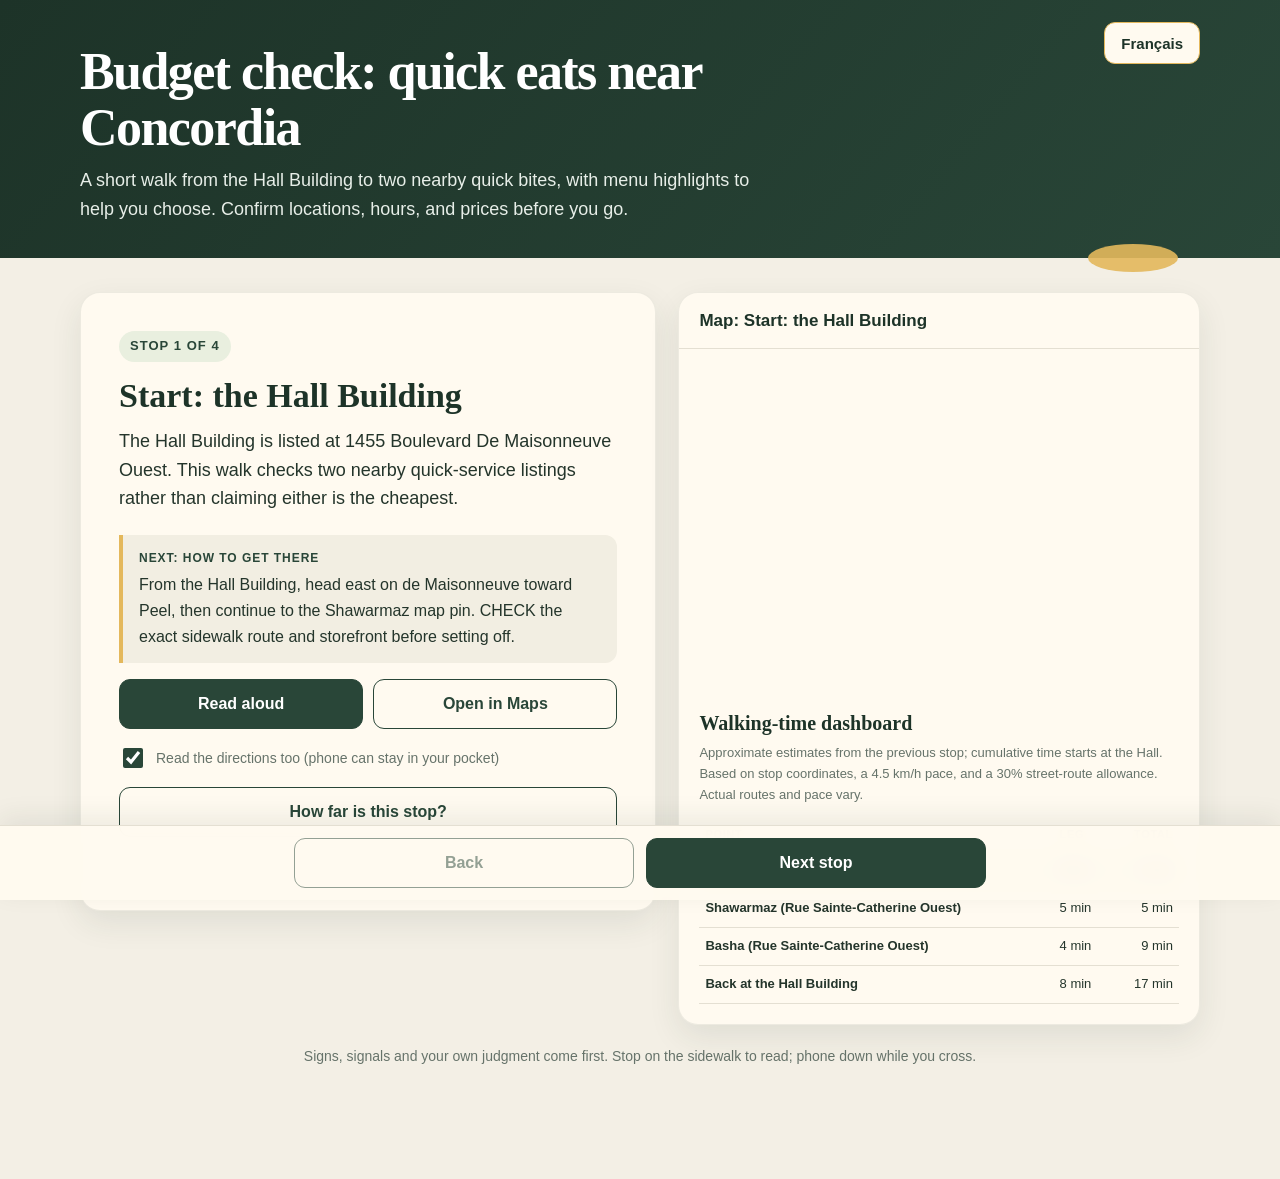
<file: tour/index.html>
<!doctype html>
<html lang="en">
<head>
<meta charset="utf-8">
<meta name="viewport" content="width=device-width, initial-scale=1">
<title>Walking tour (GEOG 464 template)</title>
<!--
  GEOG 464 walking-tour template. One file, no libraries, works on a phone.
  TO MAKE YOUR TOUR: change only TITLE, INTRO and the STOPS list in the script below.
  Everything else (big buttons, read aloud, GPS distance, map links) already works.
  GPS needs the page to be served over https (GitHub Pages is fine).
  © 2026 Luke Russell. All rights reserved. Students may copy and adapt it for GEOG 464.
-->
<style>
  :root {
    --ink:#24352b;
    --green:#294638;
    --green-dark:#1d3328;
    --gold:#e4b85c;
    --cream:#fffaf0;
    --paper:#f3efe5;
    --muted:#66736a;
    --line:#e4dfd2;
  }
  * { box-sizing: border-box; }
  body { margin:0; font-family:Arial, Helvetica, sans-serif; background:var(--paper); color:var(--ink); line-height:1.6; }
  header { position:relative; padding:22px max(22px, calc((100% - 1120px) / 2)) 34px; background:linear-gradient(130deg, var(--green-dark), var(--green)); color:#fff; }
  header::after { position:absolute; right:8%; bottom:-14px; width:90px; height:28px; border-radius:50%; background:var(--gold); content:""; opacity:.9; }
  h1 { max-width:760px; margin:22px 0 10px; font-family:Georgia, "Times New Roman", serif; font-size:clamp(32px, 5vw, 52px); line-height:1.08; letter-spacing:-.03em; }
  #language { float:right; min-height:42px; margin:0; padding:8px 16px; border-color:var(--gold); background:var(--cream); color:var(--green-dark); font-size:15px; }
  #language:hover { background:#e9efdf; }
  #intro { max-width:680px; margin:0; color:#e7eee8; font-size:18px; }
  main { max-width:1164px; margin:0 auto; padding:34px 22px 112px; }
  .tour-layout { display:grid; grid-template-columns:minmax(0, 1.05fr) minmax(300px, .95fr); gap:22px; align-items:start; }
  .card, .map-panel { overflow:hidden; border:1px solid rgba(36,53,43,.08); border-radius:20px; background:var(--cream); box-shadow:0 12px 32px rgba(36,53,43,.09); }
  .card { padding:clamp(22px, 4vw, 38px); }
  .count { display:inline-block; padding:5px 11px; border-radius:999px; background:#e9efdf; color:var(--green); font-size:13px; font-weight:bold; letter-spacing:.08em; text-transform:uppercase; }
  h2 { margin:14px 0 12px; color:var(--green-dark); font-family:Georgia, "Times New Roman", serif; font-size:clamp(26px, 3vw, 34px); line-height:1.15; }
  .text { margin:0 0 22px; font-size:18px; }
  .dirs { border-left:4px solid var(--gold); border-radius:0 12px 12px 0; padding:14px 16px; background:#f2eee2; font-size:16px; }
  .dirs b { display:block; margin-bottom:4px; color:var(--green); font-size:12px; letter-spacing:.08em; text-transform:uppercase; }
  .row { display:flex; gap:10px; margin-top:16px; flex-wrap:wrap; }
  button, a.btn { flex:1; min-height:50px; border:1px solid var(--green); border-radius:11px; padding:10px 14px; background:var(--green); color:#fff;
                  cursor:pointer; display:flex; align-items:center; justify-content:center; text-align:center; text-decoration:none; font-size:16px; font-weight:bold; transition:background .18s ease, transform .18s ease; }
  button:hover, a.btn:hover { background:var(--green-dark); transform:translateY(-1px); }
  button.alt, a.alt { background:transparent; color:var(--green); }
  button.alt:hover, a.alt:hover { background:#e9efdf; }
  button:disabled { cursor:not-allowed; opacity:.5; transform:none; }
  button:focus-visible, a.btn:focus-visible { outline:3px solid var(--gold); outline-offset:3px; }
  label { display:flex; gap:10px; align-items:center; margin-top:16px; color:var(--muted); font-size:14px; }
  input[type=checkbox] { width:20px; height:20px; accent-color:var(--green); }
  #gps { min-height:1.5em; margin:12px 0 0; color:var(--green); font-size:15px; }
  .map-panel { position:sticky; top:18px; }
  .map-panel h2 { margin:0; padding:18px 20px; border-bottom:1px solid var(--line); font-family:Arial, Helvetica, sans-serif; font-size:17px; }
  .map-panel iframe { display:block; width:100%; height:340px; border:0; }
  .walk-dashboard { padding:4px 20px 20px; }
  .walk-dashboard h3 { margin:14px 0 4px; color:var(--green-dark); font-family:Georgia, "Times New Roman", serif; font-size:20px; }
  .walk-dashboard p { margin:0 0 12px; color:var(--muted); font-size:13px; }
  .walk-dashboard table { width:100%; border-collapse:collapse; font-size:13px; }
  .walk-dashboard th, .walk-dashboard td { padding:8px 6px; border-bottom:1px solid var(--line); text-align:left; }
  .walk-dashboard th:last-child, .walk-dashboard td:last-child { text-align:right; white-space:nowrap; }
  .walk-dashboard thead { color:var(--muted); font-size:11px; letter-spacing:.06em; text-transform:uppercase; }
  .walk-dashboard tr[aria-current="step"] { background:#e9efdf; color:var(--green-dark); font-weight:bold; }
  .safety { margin:20px 4px 0; color:var(--muted); font-size:14px; text-align:center; }
  nav { position:fixed; z-index:2; right:0; bottom:0; left:0; display:flex; gap:12px; justify-content:center; padding:12px max(18px, calc((100% - 700px) / 2)); border-top:1px solid var(--line); background:rgba(255,250,240,.96); box-shadow:0 -8px 24px rgba(36,53,43,.08); backdrop-filter:blur(10px); }
  nav button { max-width:340px; }
  @media (max-width:700px) {
    header { padding:20px 20px 30px; }
    h1 { margin-top:22px; }
    main { padding:24px 14px 108px; }
    .tour-layout { grid-template-columns:1fr; gap:16px; }
    .map-panel { position:static; }
    .map-panel iframe { height:260px; }
    nav { padding:10px 14px; }
  }
</style>
</head>
<body>
<header>
  <button id="language" class="alt" type="button" aria-label="Passer en français">Français</button>
  <h1 id="title"></h1>
  <p id="intro"></p>
</header>
<main>
  <div class="tour-layout">
  <section class="card" aria-live="polite">
    <div class="count" id="count"></div>
    <h2 id="name"></h2>
    <p class="text" id="text"></p>
    <div class="dirs"><b id="nextlabel">Next: how to get there</b><span id="dirs"></span></div>
    <div class="row">
      <button id="speak" type="button">Read aloud</button>
      <a id="maplink" class="btn alt" target="_blank" rel="noopener">Open in Maps</a>
    </div>
    <label><input type="checkbox" id="readDirs" checked> <span id="readlabel">Read the directions too (phone can stay in your pocket)</span></label>
    <div class="row"><button id="where" class="alt" type="button">How far is this stop?</button></div>
    <p id="gps"></p>
  </section>
  <section class="map-panel" id="map-panel" aria-label="Map for the current stop">
    <h2 id="maptitle">Map: current stop</h2>
    <iframe id="tourmap" title="OpenStreetMap showing the current tour stop" loading="eager" referrerpolicy="no-referrer"></iframe>
    <section class="walk-dashboard" aria-labelledby="walkheading">
      <h3 id="walkheading">Walking-time dashboard</h3>
      <p id="walknote">Approximate estimates from the previous stop; cumulative time starts at the Hall. Based on stop coordinates, a 4.5 km/h pace, and a 30% street-route allowance. Actual routes and pace vary.</p>
      <table>
        <thead><tr><th id="pointhead" scope="col">Point</th><th id="leghead" scope="col">Leg</th><th id="totalhead" scope="col">Total</th></tr></thead>
        <tbody id="walktimes"></tbody>
      </table>
    </section>
  </section>
  </div>
  <p class="safety" id="safety">Signs, signals and your own judgment come first. Stop on the sidewalk to read; phone down while you cross.</p>
</main>
<nav>
  <button id="prev" class="alt" type="button">Back</button>
  <button id="next" type="button">Next stop</button>
</nav>

<script>
// ===== CHANGE ONLY THIS PART =====
// lat and lon are optional: they turn on "Open in Maps" and "How far is this stop?".
// Facts in "text" must be true: check each one before anyone walks the tour.
const STOPS = [
  { name: "Start: the Hall Building", nameFr: "Départ : édifice Hall", lat: 45.4973133, lon: -73.5788762,
    text: "The Hall Building is listed at 1455 Boulevard De Maisonneuve Ouest. This walk checks two nearby quick-service listings rather than claiming either is the cheapest.",
    textFr: "L’édifice Hall est répertorié au 1455, boulevard De Maisonneuve Ouest. Cette promenade passe devant deux établissements de restauration rapide à proximité, sans prétendre que l’un d’eux est le moins cher.",
    directions: "From the Hall Building, head east on de Maisonneuve toward Peel, then continue to the Shawarmaz map pin. CHECK the exact sidewalk route and storefront before setting off.",
    directionsFr: "Depuis l’édifice Hall, marchez vers l’est sur de Maisonneuve en direction de Peel, puis continuez jusqu’au repère Shawarmaz. À VÉRIFIER : le trajet exact sur les trottoirs et l’emplacement de la vitrine avant de partir." },
  { name: "Shawarmaz (Rue Sainte-Catherine Ouest)", nameFr: "Shawarmaz (rue Sainte-Catherine Ouest)", lat: 45.4973872, lon: -73.5753107,
    text: "Shawarmaz's official menu highlights its Shawarmaz Bomb, Philliz Bomb, and Chicken Shawarma. The Bomb stacks garlic sauce, grilled cheese, fries, coleslaw, pickles, and your choice of protein in one sandwich. CHECK that this location is open and confirm its current menu and prices.",
    textFr: "Le menu officiel de Shawarmaz met en vedette le Shawarmaz Bomb, le Philliz Bomb et le Chicken Shawarma. Le Bomb réunit sauce à l’ail, fromage grillé, frites, salade de chou, cornichons et protéine au choix dans un sandwich. À VÉRIFIER : l’ouverture de cette succursale, ainsi que son menu et ses prix actuels.",
    directions: "Head east toward Peel, then continue northeast toward the Basha map pin on Rue Sainte-Catherine Ouest. CHECK the crossings and exact storefront location on your map.",
    directionsFr: "Marchez vers l’est en direction de Peel, puis vers le nord-est jusqu’au repère Basha, rue Sainte-Catherine Ouest. À VÉRIFIER sur votre carte : les traverses et l’emplacement exact de la vitrine." },
  { name: "Basha (Rue Sainte-Catherine Ouest)", nameFr: "Basha (rue Sainte-Catherine Ouest)", lat: 45.4986841, lon: -73.5740276,
    text: "Basha serves Lebanese-style fast food. Shawarma in pita or as a plate, falafel, and hummus are classic menu picks to look for; ask about the toppings and sauces to make it your own. CHECK that this location is open and confirm its current menu and prices.",
    textFr: "Basha propose de la restauration rapide de style libanais. Le shawarma en pita ou en assiette, le falafel et le houmous sont des choix classiques à repérer au menu; renseignez-vous sur les garnitures et les sauces. À VÉRIFIER : l’ouverture de cette succursale, ainsi que son menu et ses prix actuels.",
    directions: "Walk southwest toward Peel and de Maisonneuve, then continue west to the Hall Building at Guy. CHECK the safest pedestrian route and crossings as you go.",
    directionsFr: "Marchez vers le sud-ouest en direction de Peel et de Maisonneuve, puis vers l’ouest jusqu’à l’édifice Hall, près de Guy. À VÉRIFIER pendant le trajet : l’itinéraire piéton le plus sûr et les traverses." },
  { name: "Back at the Hall Building", nameFr: "Retour à l’édifice Hall", lat: 45.4973133, lon: -73.5788762,
    text: "You are back at the Hall Building, where the walk began. CHECK restaurant opening status and prices directly before making a future visit.",
    textFr: "Vous êtes de retour à l’édifice Hall, point de départ de la promenade. À VÉRIFIER directement avant une prochaine visite : les heures d’ouverture et les prix des restaurants.",
    directions: "You are here.",
    directionsFr: "Vous êtes arrivé." },
];
// ===== END OF THE PART TO CHANGE =====

const UI = {
  en: {
    title: "Budget check: quick eats near Concordia",
    intro: "A short walk from the Hall Building to two nearby quick bites, with menu highlights to help you choose. Confirm locations, hours, and prices before you go.",
    language: "Français", languageLabel: "Passer en français",
    nextLabel: "Next: how to get there", speak: "Read aloud", openMap: "Open in Maps",
    readDirections: "Read the directions too (phone can stay in your pocket)",
    howFar: "How far is this stop?", mapLabel: "Map: ", mapAria: "Map for the current stop",
    mapTitle: "OpenStreetMap showing the current tour stop",
    dashboard: "Walking-time dashboard",
    walkNote: "Approximate estimates from the previous stop; cumulative time starts at the Hall. Based on stop coordinates, a 4.5 km/h pace, and a 30% street-route allowance. Actual routes and pace vary.",
    point: "Point", leg: "Leg", total: "Total", start: "Start", minutes: "min",
    safety: "Signs, signals and your own judgment come first. Stop on the sidewalk to read; phone down while you cross.",
    back: "Back", next: "Next stop", finished: "Finished",
    count: (current, totalStops) => "Stop " + current + " of " + totalStops,
    noSpeech: "This browser cannot read aloud. The text is all on the screen.",
    needsHttps: "Location needs the https address (GitHub Pages). The directions above still work.",
    finding: "Finding you...",
    distance: (metresAway) => "About " + metresAway + " m away in a straight line (GPS can be off by 20 m or more between tall buildings).",
    noLocation: "Could not get your location. Follow the directions above."
  },
  fr: {
    title: "Petit budget : repas rapides près de Concordia",
    intro: "Courte promenade de l’édifice Hall à deux restaurants rapides du quartier, avec quelques suggestions au menu. Vérifiez les adresses, les heures et les prix avant de partir.",
    language: "English", languageLabel: "Switch to English",
    nextLabel: "Ensuite : comment s’y rendre", speak: "Lire à voix haute", openMap: "Ouvrir la carte",
    readDirections: "Lire aussi les indications (gardez le téléphone dans votre poche)",
    howFar: "À quelle distance suis-je de cet arrêt?", mapLabel: "Carte : ", mapAria: "Carte de l’arrêt actuel",
    mapTitle: "OpenStreetMap montrant l’arrêt actuel",
    dashboard: "Durée estimée de marche",
    walkNote: "Estimations approximatives depuis l’arrêt précédent; le temps cumulé commence à l’édifice Hall. Calculées à partir des coordonnées, à 4,5 km/h avec une majoration de 30 % pour le trajet sur rue. Le trajet réel et l’allure peuvent varier.",
    point: "Point", leg: "Étape", total: "Cumul", start: "Départ", minutes: "min",
    safety: "Respectez d’abord la signalisation et votre jugement. Arrêtez-vous sur le trottoir pour lire; rangez votre téléphone en traversant.",
    back: "Précédent", next: "Arrêt suivant", finished: "Terminé",
    count: (current, totalStops) => "Arrêt " + current + " sur " + totalStops,
    noSpeech: "Ce navigateur ne peut pas lire le texte à voix haute. Tout le texte est affiché à l’écran.",
    needsHttps: "La géolocalisation nécessite une adresse https (GitHub Pages). Les indications ci-dessus restent disponibles.",
    finding: "Localisation en cours...",
    distance: (metresAway) => "À environ " + metresAway + " m à vol d’oiseau (le GPS peut avoir une marge d’erreur de 20 m ou plus entre les grands immeubles).",
    noLocation: "Impossible d’obtenir votre position. Suivez les indications ci-dessus."
  }
};
let language = "en";
const WALKING_SPEED_METRES_PER_MINUTE = 4500 / 60;
const STREET_ROUTE_ALLOWANCE = 1.3;
let i = 0;
const $ = (id) => document.getElementById(id);

function updateWalkDashboard() {
  const copy = UI[language];
  const rows = STOPS.map((stop, index) => {
    const legMinutes = index === 0 ? 0 : Math.ceil(
      metres(STOPS[index - 1].lat, STOPS[index - 1].lon, stop.lat, stop.lon) *
      STREET_ROUTE_ALLOWANCE / WALKING_SPEED_METRES_PER_MINUTE
    );
    const totalMinutes = STOPS.slice(1, index + 1).reduce((total, current, offset) => {
      const previous = STOPS[offset];
      return total + Math.ceil(
        metres(previous.lat, previous.lon, current.lat, current.lon) *
        STREET_ROUTE_ALLOWANCE / WALKING_SPEED_METRES_PER_MINUTE
      );
    }, 0);
    return { stop, legMinutes, totalMinutes, index };
  });
  const body = $("walktimes");
  body.replaceChildren();
  for (const row of rows) {
    const tr = document.createElement("tr");
    if (row.index === i) tr.setAttribute("aria-current", "step");
    const name = document.createElement("th");
    name.scope = "row";
    name.textContent = row.stop[language === "fr" ? "nameFr" : "name"];
    const leg = document.createElement("td");
    leg.textContent = row.index === 0 ? copy.start : row.legMinutes + " " + copy.minutes;
    const total = document.createElement("td");
    total.textContent = row.totalMinutes + " " + copy.minutes;
    tr.append(name, leg, total);
    body.append(tr);
  }
}

function show() {
  const copy = UI[language];
  const s = STOPS[i];
  document.documentElement.lang = language;
  document.title = copy.title;
  $("title").textContent = copy.title;
  $("intro").textContent = copy.intro;
  $("count").textContent = copy.count(i + 1, STOPS.length);
  $("name").textContent = s[language === "fr" ? "nameFr" : "name"];
  $("text").textContent = s[language === "fr" ? "textFr" : "text"];
  $("dirs").textContent = s[language === "fr" ? "directionsFr" : "directions"];
  $("language").textContent = copy.language;
  $("language").setAttribute("aria-label", copy.languageLabel);
  $("nextlabel").textContent = copy.nextLabel;
  $("speak").textContent = copy.speak;
  $("maplink").textContent = copy.openMap;
  $("readlabel").textContent = copy.readDirections;
  $("where").textContent = copy.howFar;
  $("map-panel").setAttribute("aria-label", copy.mapAria);
  $("maptitle").textContent = copy.mapLabel + s[language === "fr" ? "nameFr" : "name"];
  $("tourmap").title = copy.mapTitle;
  $("walkheading").textContent = copy.dashboard;
  $("walknote").textContent = copy.walkNote;
  $("pointhead").textContent = copy.point;
  $("leghead").textContent = copy.leg;
  $("totalhead").textContent = copy.total;
  $("safety").textContent = copy.safety;
  $("prev").textContent = copy.back;
  $("next").textContent = i === STOPS.length - 1 ? copy.finished : copy.next;
  updateWalkDashboard();
  $("prev").disabled = i === 0;
  const has = typeof s.lat === "number" && typeof s.lon === "number";
  $("maplink").style.display = has ? "" : "none";
  $("where").style.display = has ? "" : "none";
  if (has) {
    $("maplink").href = "https://www.openstreetmap.org/?mlat=" + s.lat + "&mlon=" + s.lon + "#map=18/" + s.lat + "/" + s.lon;
    $("maptitle").textContent = copy.mapLabel + s[language === "fr" ? "nameFr" : "name"];
    const pad = 0.003;
    const bbox = [s.lon - pad, s.lat - pad, s.lon + pad, s.lat + pad].join(",");
    $("tourmap").src = "https://www.openstreetmap.org/export/embed.html?bbox=" + bbox + "&layer=mapnik&marker=" + s.lat + "," + s.lon;
  }
  $("gps").textContent = "";
  if ("speechSynthesis" in window) speechSynthesis.cancel();
  window.scrollTo(0, 0);
}

function speak() {
  const copy = UI[language];
  if (!("speechSynthesis" in window)) { $("gps").textContent = copy.noSpeech; return; }
  const s = STOPS[i];
  let words = s[language === "fr" ? "nameFr" : "name"] + ". " + s[language === "fr" ? "textFr" : "text"];
  if ($("readDirs").checked) words += " " + copy.nextLabel + ": " + s[language === "fr" ? "directionsFr" : "directions"];
  speechSynthesis.cancel();
  const utterance = new SpeechSynthesisUtterance(words);
  utterance.lang = language === "fr" ? "fr-CA" : "en-CA";
  speechSynthesis.speak(utterance);
}

function metres(a, b, c, d) {
  const R = 6371000, r = Math.PI / 180;
  const x = Math.sin((c - a) * r / 2) ** 2 + Math.cos(a * r) * Math.cos(c * r) * Math.sin((d - b) * r / 2) ** 2;
  return 2 * R * Math.asin(Math.sqrt(x));
}

function where() {
  const copy = UI[language];
  const s = STOPS[i];
  if (!("geolocation" in navigator) || !window.isSecureContext) {
    $("gps").textContent = copy.needsHttps;
    return;
  }
  $("gps").textContent = copy.finding;
  navigator.geolocation.getCurrentPosition(
    (p) => { const m = metres(p.coords.latitude, p.coords.longitude, s.lat, s.lon);
             $("gps").textContent = copy.distance(Math.round(m / 10) * 10); },
    () => { $("gps").textContent = copy.noLocation; },
    { enableHighAccuracy: true, timeout: 10000 }
  );
}

$("prev").addEventListener("click", () => { if (i > 0) { i--; show(); } });
$("next").addEventListener("click", () => { if (i < STOPS.length - 1) { i++; show(); } });
$("speak").addEventListener("click", speak);
$("where").addEventListener("click", where);
$("language").addEventListener("click", () => { language = language === "en" ? "fr" : "en"; show(); });
show();
</script>
</body>
</html>
</file>
